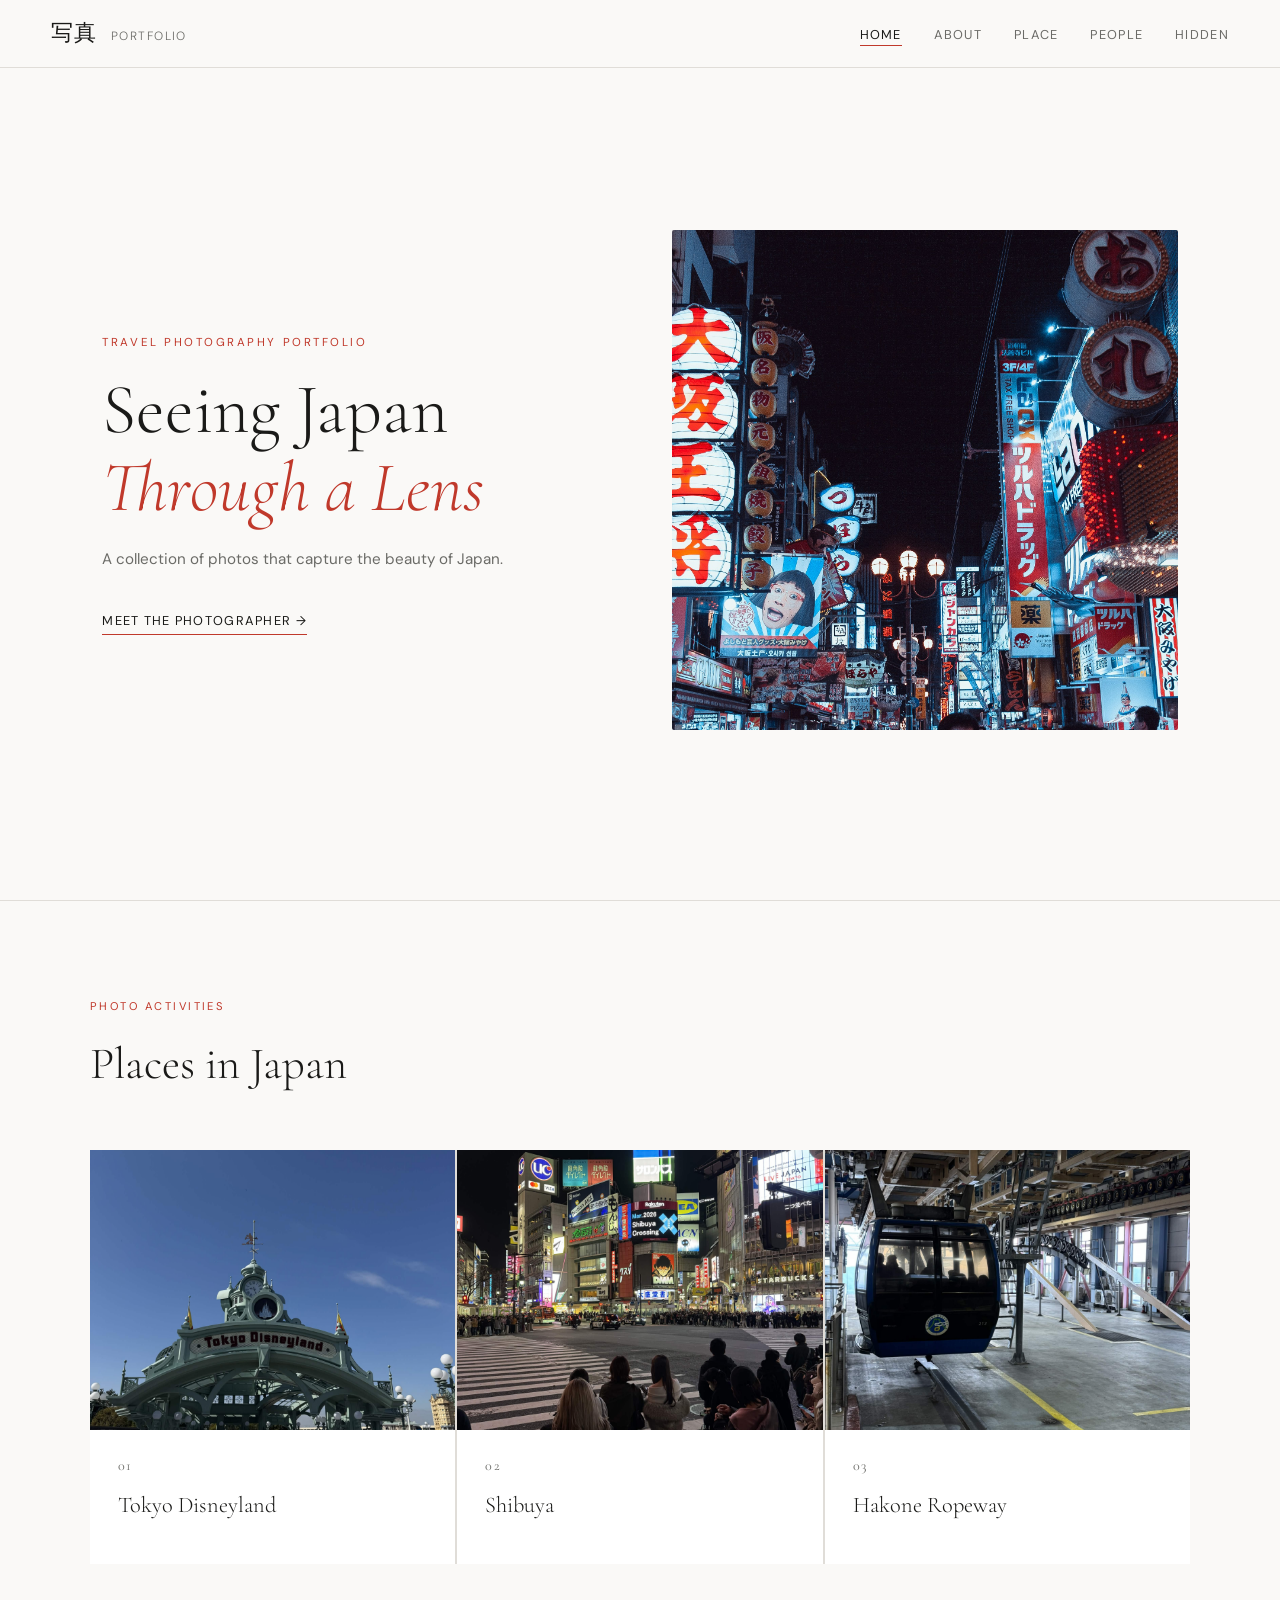
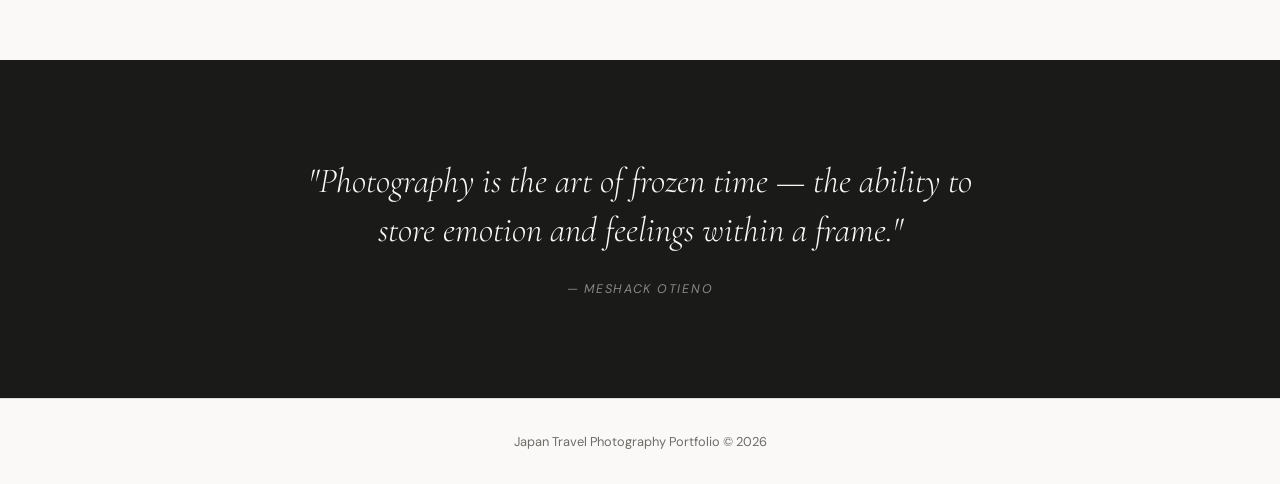
<file: index.html>
<!DOCTYPE html>
<html lang="en">
<head>
  <meta charset="UTF-8" />
  <meta name="viewport" content="width=device-width, initial-scale=1.0" />
  <title>Portfolio — Travel Photography</title>
  <link rel="preconnect" href="https://fonts.googleapis.com" />
  <link href="https://fonts.googleapis.com/css2?family=Cormorant+Garamond:ital,wght@0,300;0,400;1,300;1,400&family=DM+Sans:wght@300;400;500&display=swap" rel="stylesheet" />
  <link rel="stylesheet" href="style.css" />
</head>
<body>

  <nav class="nav">
    <a href="index.html" class="nav-logo">写真 <span>Portfolio</span></a>
    <ul class="nav-links">
      <li><a href="index.html" class="active">Home</a></li>
      <li><a href="about.html">About</a></li>
      <li><a href="activity1.html">Place</a></li>
      <li><a href="activity2.html">People</a></li>
      <li><a href="activity3.html">Hidden</a></li>
    </ul>
    <button class="nav-toggle" onclick="toggleMenu()">&#9776;</button>
  </nav>

  <section class="hero">
    <div class="hero-text fade-in">
      <p class="hero-eyebrow">Travel Photography Portfolio</p>
      <h1>Seeing Japan<br /><em>Through a Lens</em></h1>
      <p class="hero-sub">A collection of photos that capture the beauty of Japan.</p>
      <a href="about.html" class="btn">Meet the Photographer →</a>
    </div>
    <div class="hero-img-block fade-in">
      <img src="hero-photo.jpg" alt="Dotonbori, Osaka at night" style="width:100%; height:500px; object-fit:cover; border-radius:2px;" />
    </div>
  </section>

  <section class="activities">
    <div class="activities-header fade-in">
      <p class="section-tag">Photo Activities</p>
      <h2>Places in Japan</h2>
    </div>
    <div class="activities-grid">

      <a href="activity1.html" class="activity-card fade-in">
        <div class="activity-img">
          <img src="IMG_5202.jpg" alt="Tokyo Disneyland" />
          <div class="activity-overlay"><span>View →</span></div>
        </div>
        <div class="activity-info">
          <p class="activity-num">01</p>
          <h3>Tokyo Disneyland</h3>
        </div>
      </a>

      <a href="activity2.html" class="activity-card fade-in">
        <div class="activity-img">
          <img src="IMG_4695.jpg" alt="Shibuya Crossing" />
          <div class="activity-overlay"><span>View →</span></div>
        </div>
        <div class="activity-info">
          <p class="activity-num">02</p>
          <h3>Shibuya</h3>
        </div>
      </a>

      <a href="activity3.html" class="activity-card fade-in">
        <div class="activity-img">
          <img src="IMG_5854.jpg" alt="Hakone Ropeway" />
          <div class="activity-overlay"><span>View →</span></div>
        </div>
        <div class="activity-info">
          <p class="activity-num">03</p>
          <h3>Hakone Ropeway</h3>
        </div>
      </a>

    </div>
  </section>

  <section class="quote-strip fade-in">
    <blockquote>
      "Photography is the art of frozen time — the ability to store emotion and feelings within a frame."
    </blockquote>
    <cite>— Meshack Otieno</cite>
  </section>

  <footer class="footer">
    <p>Japan Travel Photography Portfolio &copy; 2026</p>
  </footer>

  <script src="main.js"></script>
</body>
</html>
</file>
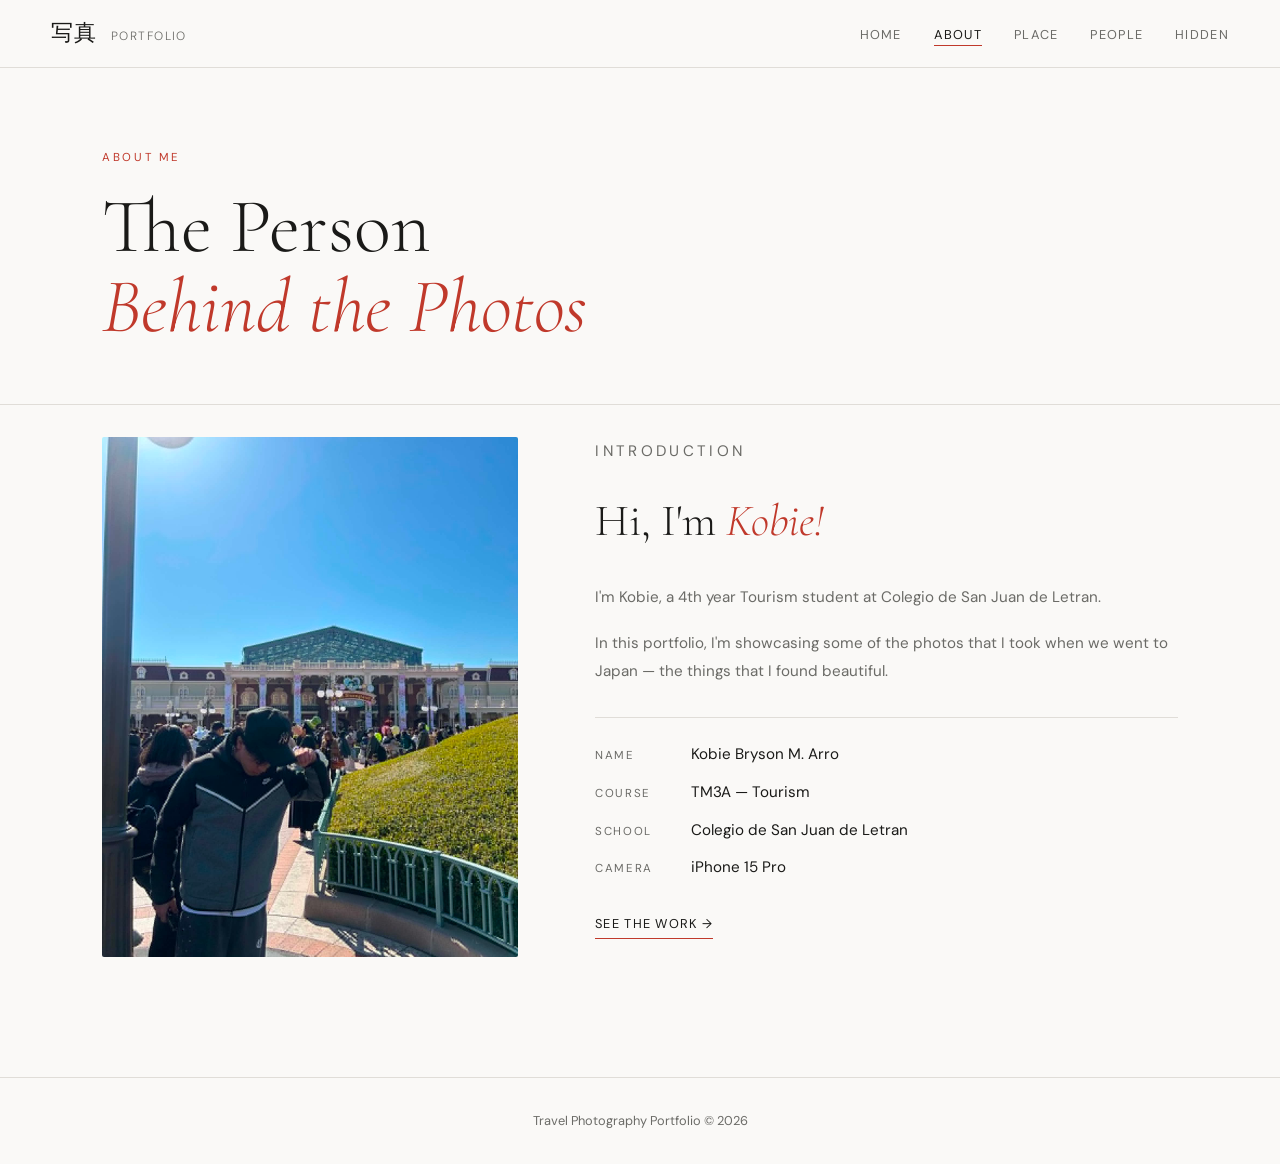
<file: about.html>
<!DOCTYPE html>
<html lang="en">
<head>
  <meta charset="UTF-8" />
  <meta name="viewport" content="width=device-width, initial-scale=1.0" />
  <title>About — Portfolio</title>
  <link rel="preconnect" href="https://fonts.googleapis.com" />
  <link href="https://fonts.googleapis.com/css2?family=Cormorant+Garamond:ital,wght@0,300;0,400;1,300;1,400&family=DM+Sans:wght@300;400;500&display=swap" rel="stylesheet" />
  <link rel="stylesheet" href="style.css" />
</head>
<body>

  <nav class="nav">
    <a href="index.html" class="nav-logo">写真 <span>Portfolio</span></a>
    <ul class="nav-links">
      <li><a href="index.html">Home</a></li>
      <li><a href="about.html" class="active">About</a></li>
      <li><a href="activity1.html">Place</a></li>
      <li><a href="activity2.html">People</a></li>
      <li><a href="activity3.html">Hidden</a></li>
    </ul>
    <button class="nav-toggle" onclick="toggleMenu()">&#9776;</button>
  </nav>

  <section class="about-hero fade-in">
    <p class="hero-eyebrow">About Me</p>
    <h1>The Person<br /><em>Behind the Photos</em></h1>
  </section>

  <section class="about-body">
    <div class="about-grid">
      <div class="about-photo fade-in">
        <img src="profile-photo.jpg" alt="Kobie Bryson M. Arro" style="width:100%; height:520px; object-fit:cover; border-radius:2px;" />
      </div>
      <div class="about-text fade-in">
        <p class="section-tag">Introduction</p>
        <h2>Hi, I'm <em>Kobie!</em></h2>
        <p>I'm Kobie, a 4th year Tourism student at Colegio de San Juan de Letran.</p>
        <p>In this portfolio, I'm showcasing some of the photos that I took when we went to Japan — the things that I found beautiful.</p>

        <div class="about-details">
          <div class="detail-item">
            <span class="detail-label">Name</span>
            <span class="detail-val">Kobie Bryson M. Arro</span>
          </div>
          <div class="detail-item">
            <span class="detail-label">Course</span>
            <span class="detail-val">TM3A — Tourism</span>
          </div>
          <div class="detail-item">
            <span class="detail-label">School</span>
            <span class="detail-val">Colegio de San Juan de Letran</span>
          </div>
          <div class="detail-item">
            <span class="detail-label">Camera</span>
            <span class="detail-val">iPhone 15 Pro</span>
          </div>
        </div>

        <a href="activity1.html" class="btn" style="margin-top:2rem; display:inline-block;">See the Work →</a>
      </div>
    </div>
  </section>

  <footer class="footer">
    <p>Travel Photography Portfolio &copy; 2026</p>
  </footer>

  <script src="main.js"></script>
</body>
</html>
</file>
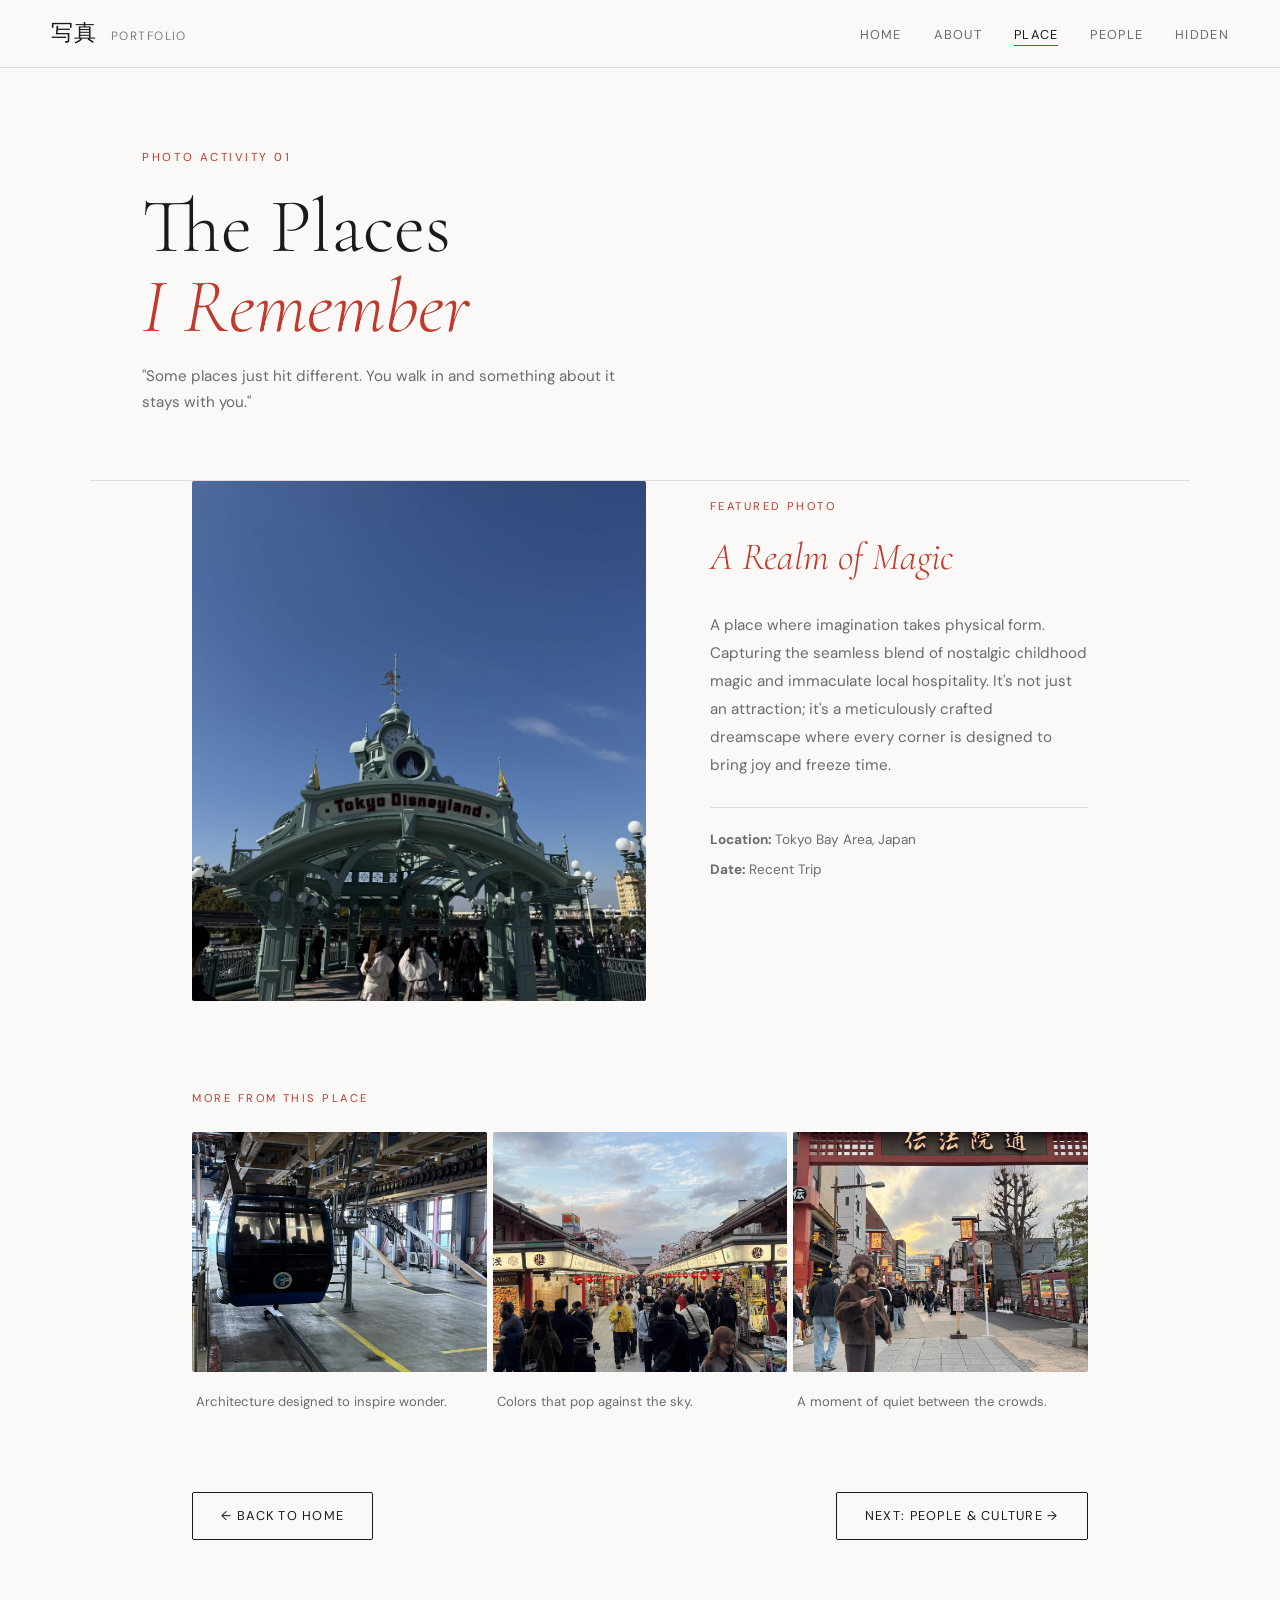
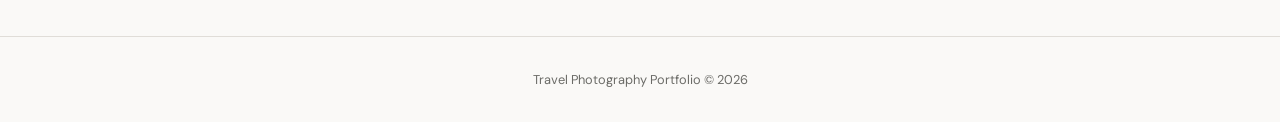
<file: activity1.html>
<!DOCTYPE html>
<html lang="en">
<head>
  <meta charset="UTF-8" />
  <meta name="viewport" content="width=device-width, initial-scale=1.0" />
  <title>Activity 1 — A Place with a Story</title>
  <link rel="preconnect" href="https://fonts.googleapis.com" />
  <link href="https://fonts.googleapis.com/css2?family=Cormorant+Garamond:ital,wght@0,300;0,400;1,300;1,400&family=DM+Sans:wght@300;400;500&display=swap" rel="stylesheet" />
  <link rel="stylesheet" href="style.css" />
</head>
<body>

  <nav class="nav">
    <a href="index.html" class="nav-logo">写真 <span>Portfolio</span></a>
    <ul class="nav-links">
      <li><a href="index.html">Home</a></li>
      <li><a href="about.html">About</a></li>
      <li><a href="activity1.html" class="active">Place</a></li>
      <li><a href="activity2.html">People</a></li>
      <li><a href="activity3.html">Hidden</a></li>
    </ul>
    <button class="nav-toggle" onclick="toggleMenu()">&#9776;</button>
  </nav>

  <section class="page-hero fade-in">
    <p class="hero-eyebrow">Photo Activity 01</p>
    <h1>The Places<br /><em>I Remember</em></h1>
    <p class="page-hero-sub">"Some places just hit different. You walk in and something about it stays with you."</p>
  </section>

  <section class="activity-feature fade-in">
    <div class="feature-img">
      <img src="IMG_5202.jpg" alt="Tokyo Disneyland entrance" style="width:100%; height:520px; object-fit:cover; border-radius:2px;" />
    </div>
    <div class="feature-caption">
      <p class="section-tag">Featured Photo</p>
      <h2><em>A Realm of Magic</em></h2>
      <p class="caption-body">A place where imagination takes physical form. Capturing the seamless blend of nostalgic childhood magic and immaculate local hospitality. It's not just an attraction; it's a meticulously crafted dreamscape where every corner is designed to bring joy and freeze time.</p>
      <div class="caption-meta">
        <span><strong>Location:</strong> Tokyo Bay Area, Japan</span>
        <span><strong>Date:</strong> Recent Trip</span>
      </div>
    </div>
  </section>

  <section class="activity-gallery fade-in">
    <p class="section-tag">More from this place</p>
    <div class="act-grid">
      <div class="act-item">
        <img src="IMG_5854.jpg" alt="Hakone Ropeway gondola" style="width:100%; height:240px; object-fit:cover; border-radius:2px; margin-bottom:0.75rem;" />
        <p class="act-caption">Architecture designed to inspire wonder.</p>
      </div>
      <div class="act-item">
        <img src="IMG_4649.jpg" alt="Nakamise shopping street" style="width:100%; height:240px; object-fit:cover; border-radius:2px; margin-bottom:0.75rem;" />
        <p class="act-caption">Colors that pop against the sky.</p>
      </div>
      <div class="act-item">
        <img src="IMG_4650.jpg" alt="Denpoin-dori gate Asakusa" style="width:100%; height:240px; object-fit:cover; border-radius:2px; margin-bottom:0.75rem;" />
        <p class="act-caption">A moment of quiet between the crowds.</p>
      </div>
    </div>
  </section>

  <div class="activity-nav fade-in">
    <a href="index.html" class="btn-outline">← Back to Home</a>
    <a href="activity2.html" class="btn-outline">Next: People & Culture →</a>
  </div>

  <footer class="footer">
    <p>Travel Photography Portfolio &copy; 2026</p>
  </footer>

  <script src="main.js"></script>
</body>
</html>
</file>
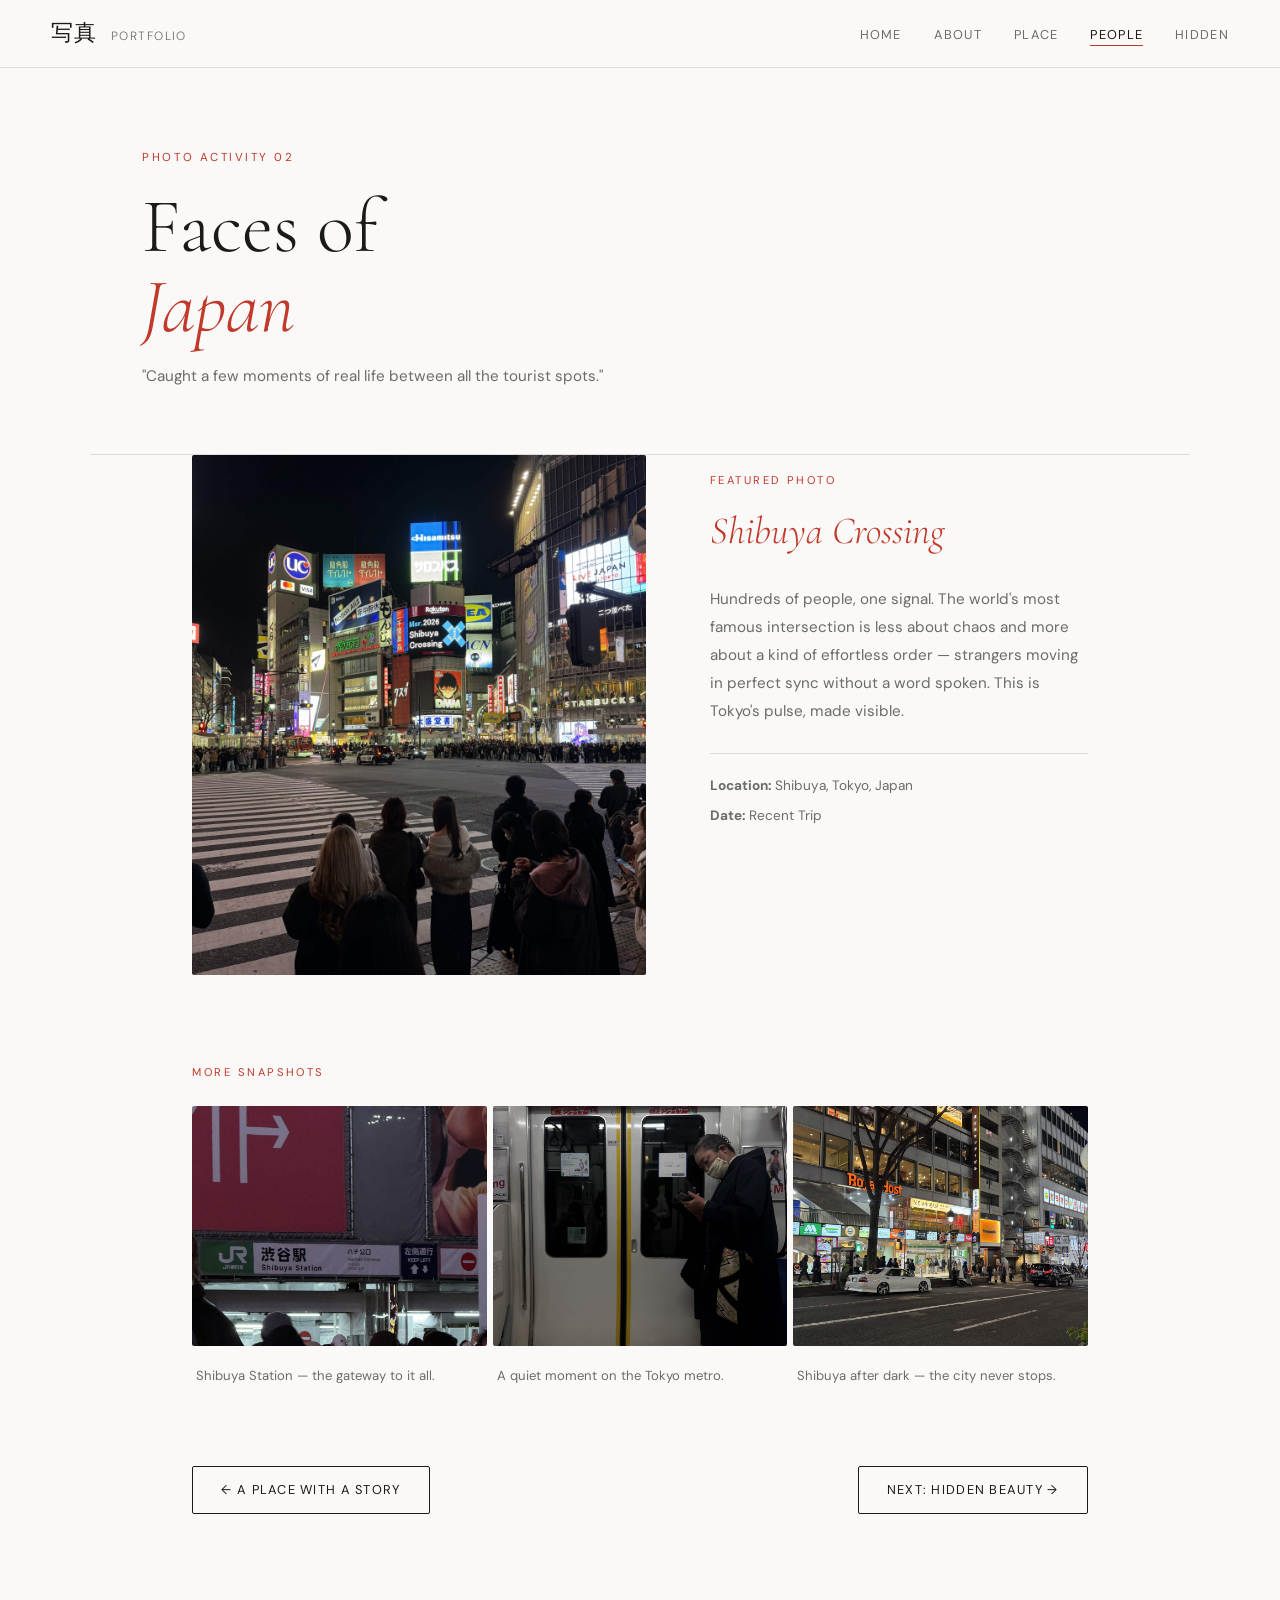
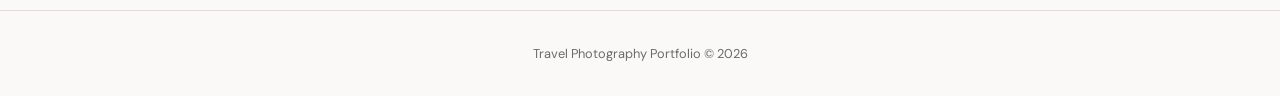
<file: activity2.html>
<!DOCTYPE html>
<html lang="en">
<head>
  <meta charset="UTF-8" />
  <meta name="viewport" content="width=device-width, initial-scale=1.0" />
  <title>Activity 2 — People & Culture</title>
  <link rel="preconnect" href="https://fonts.googleapis.com" />
  <link href="https://fonts.googleapis.com/css2?family=Cormorant+Garamond:ital,wght@0,300;0,400;1,300;1,400&family=DM+Sans:wght@300;400;500&display=swap" rel="stylesheet" />
  <link rel="stylesheet" href="style.css" />
</head>
<body>

  <nav class="nav">
    <a href="index.html" class="nav-logo">写真 <span>Portfolio</span></a>
    <ul class="nav-links">
      <li><a href="index.html">Home</a></li>
      <li><a href="about.html">About</a></li>
      <li><a href="activity1.html">Place</a></li>
      <li><a href="activity2.html" class="active">People</a></li>
      <li><a href="activity3.html">Hidden</a></li>
    </ul>
    <button class="nav-toggle" onclick="toggleMenu()">&#9776;</button>
  </nav>

  <section class="page-hero fade-in">
    <p class="hero-eyebrow">Photo Activity 02</p>
    <h1>Faces of<br /><em>Japan</em></h1>
    <p class="page-hero-sub">"Caught a few moments of real life between all the tourist spots."</p>
  </section>

  <section class="activity-feature fade-in">
    <div class="feature-img">
      <img src="IMG_4695.jpg" alt="Shibuya Crossing at night" style="width:100%; height:520px; object-fit:cover; border-radius:2px;" />
    </div>
    <div class="feature-caption">
      <p class="section-tag">Featured Photo</p>
      <h2><em>Shibuya Crossing</em></h2>
      <p class="caption-body">Hundreds of people, one signal. The world's most famous intersection is less about chaos and more about a kind of effortless order — strangers moving in perfect sync without a word spoken. This is Tokyo's pulse, made visible.</p>
      <div class="caption-meta">
        <span><strong>Location:</strong> Shibuya, Tokyo, Japan</span>
        <span><strong>Date:</strong> Recent Trip</span>
      </div>
    </div>
  </section>

  <section class="activity-gallery fade-in">
    <p class="section-tag">More snapshots</p>
    <div class="act-grid">
      <div class="act-item">
        <img src="IMG_4698.jpg" alt="Shibuya Station sign" style="width:100%; height:240px; object-fit:cover; border-radius:2px; margin-bottom:0.75rem;" />
        <p class="act-caption">Shibuya Station — the gateway to it all.</p>
      </div>
      <div class="act-item">
        <img src="IMG_4983.jpg" alt="Man on Tokyo metro" style="width:100%; height:240px; object-fit:cover; border-radius:2px; margin-bottom:0.75rem;" />
        <p class="act-caption">A quiet moment on the Tokyo metro.</p>
      </div>
      <div class="act-item">
        <img src="IMG_4710.jpg" alt="Shibuya street at night" style="width:100%; height:240px; object-fit:cover; border-radius:2px; margin-bottom:0.75rem;" />
        <p class="act-caption">Shibuya after dark — the city never stops.</p>
      </div>
    </div>
  </section>

  <div class="activity-nav fade-in">
    <a href="activity1.html" class="btn-outline">← A Place with a Story</a>
    <a href="activity3.html" class="btn-outline">Next: Hidden Beauty →</a>
  </div>

  <footer class="footer">
    <p>Travel Photography Portfolio &copy; 2026</p>
  </footer>

  <script src="main.js"></script>
</body>
</html>
</file>
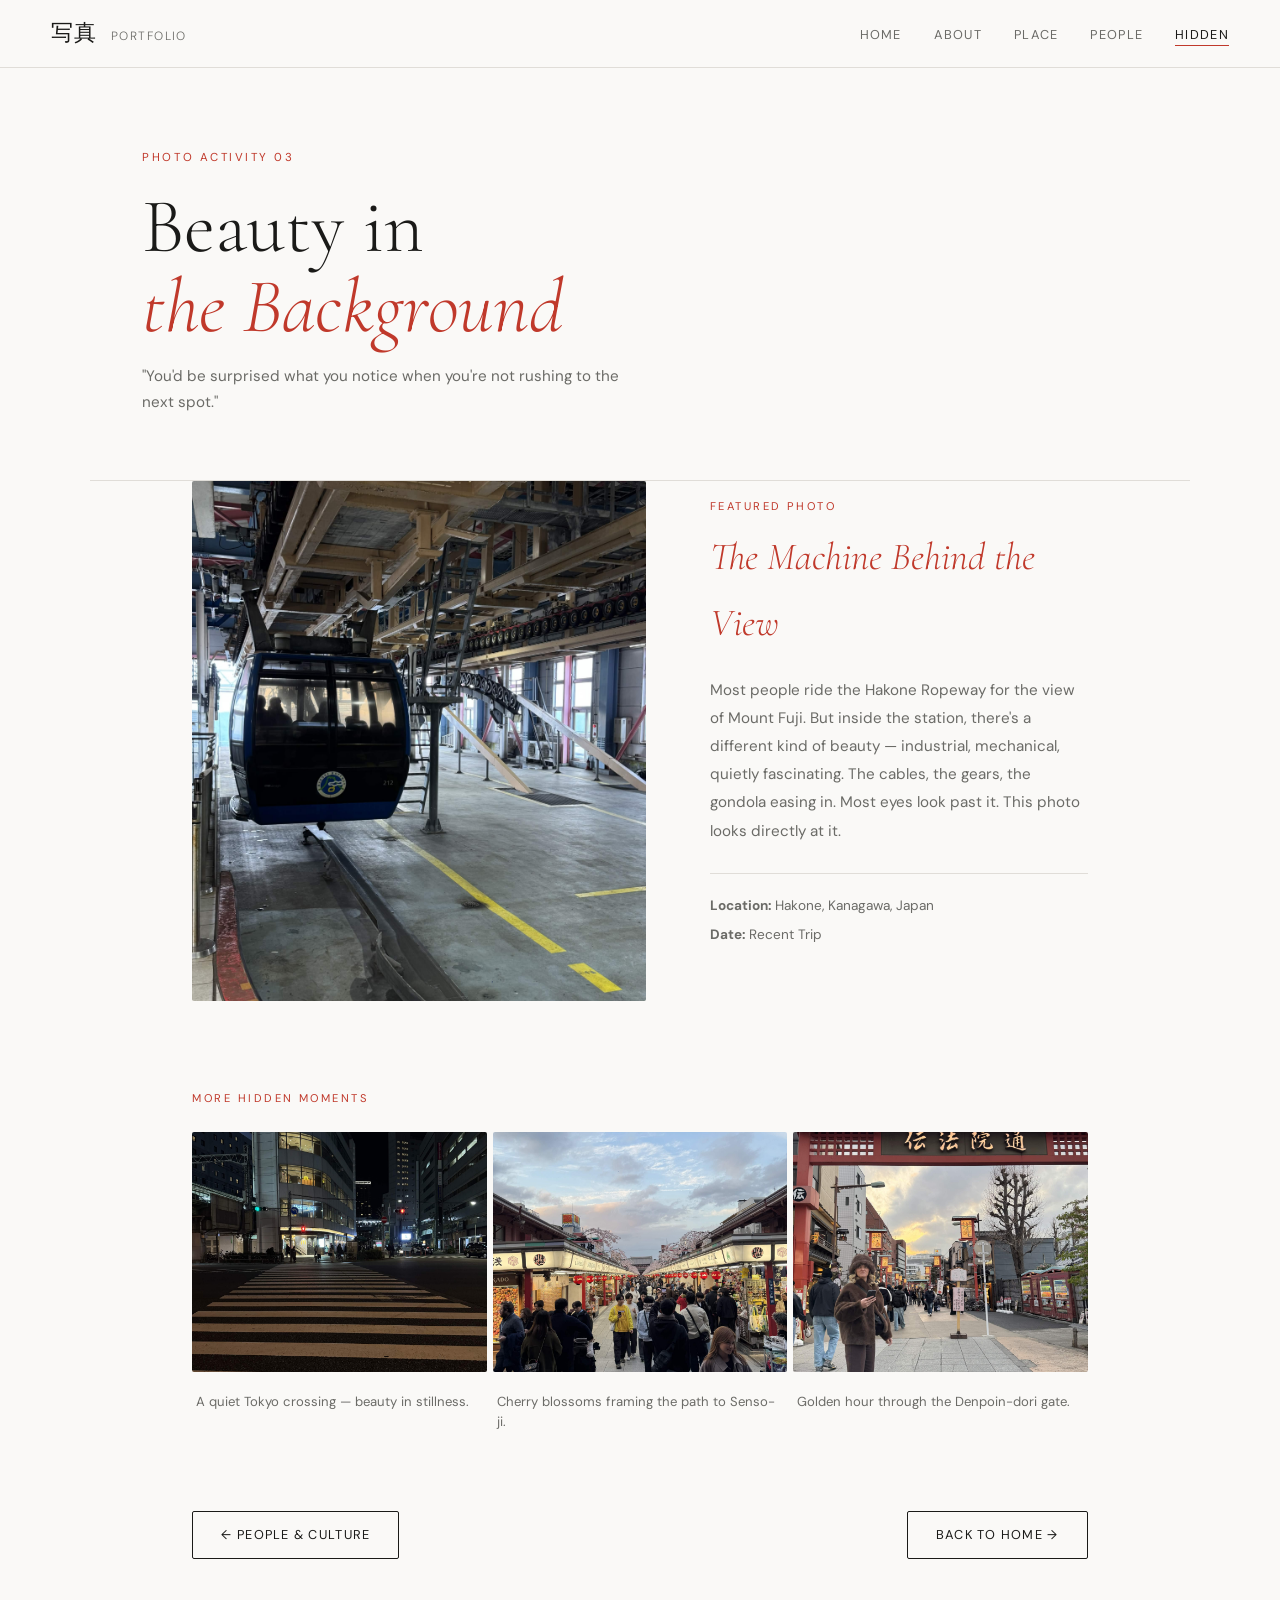
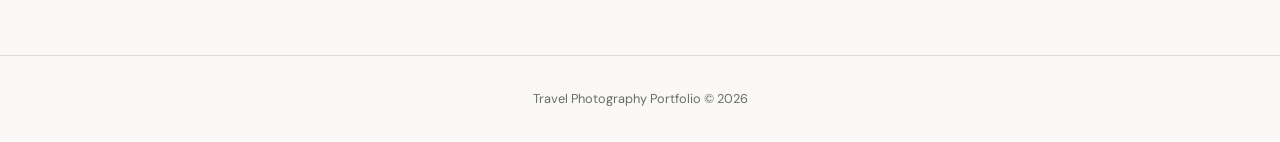
<file: activity3.html>
<!DOCTYPE html>
<html lang="en">
<head>
  <meta charset="UTF-8" />
  <meta name="viewport" content="width=device-width, initial-scale=1.0" />
  <title>Activity 3 — Hidden Beauty</title>
  <link rel="preconnect" href="https://fonts.googleapis.com" />
  <link href="https://fonts.googleapis.com/css2?family=Cormorant+Garamond:ital,wght@0,300;0,400;1,300;1,400&family=DM+Sans:wght@300;400;500&display=swap" rel="stylesheet" />
  <link rel="stylesheet" href="style.css" />
</head>
<body>

  <nav class="nav">
    <a href="index.html" class="nav-logo">写真 <span>Portfolio</span></a>
    <ul class="nav-links">
      <li><a href="index.html">Home</a></li>
      <li><a href="about.html">About</a></li>
      <li><a href="activity1.html">Place</a></li>
      <li><a href="activity2.html">People</a></li>
      <li><a href="activity3.html" class="active">Hidden</a></li>
    </ul>
    <button class="nav-toggle" onclick="toggleMenu()">&#9776;</button>
  </nav>

  <section class="page-hero fade-in">
    <p class="hero-eyebrow">Photo Activity 03</p>
    <h1>Beauty in<br /><em>the Background</em></h1>
    <p class="page-hero-sub">"You'd be surprised what you notice when you're not rushing to the next spot."</p>
  </section>

  <section class="activity-feature fade-in">
    <div class="feature-img">
      <img src="IMG_5854.jpg" alt="Hakone Ropeway gondola station" style="width:100%; height:520px; object-fit:cover; border-radius:2px;" />
    </div>
    <div class="feature-caption">
      <p class="section-tag">Featured Photo</p>
      <h2><em>The Machine Behind the View</em></h2>
      <p class="caption-body">Most people ride the Hakone Ropeway for the view of Mount Fuji. But inside the station, there's a different kind of beauty — industrial, mechanical, quietly fascinating. The cables, the gears, the gondola easing in. Most eyes look past it. This photo looks directly at it.</p>
      <div class="caption-meta">
        <span><strong>Location:</strong> Hakone, Kanagawa, Japan</span>
        <span><strong>Date:</strong> Recent Trip</span>
      </div>
    </div>
  </section>

  <section class="activity-gallery fade-in">
    <p class="section-tag">More hidden moments</p>
    <div class="act-grid">
      <div class="act-item">
        <img src="IMG_5046.jpg" alt="Quiet Tokyo street crossing at night" style="width:100%; height:240px; object-fit:cover; border-radius:2px; margin-bottom:0.75rem;" />
        <p class="act-caption">A quiet Tokyo crossing — beauty in stillness.</p>
      </div>
      <div class="act-item">
        <img src="IMG_4649.jpg" alt="Nakamise street with cherry blossoms" style="width:100%; height:240px; object-fit:cover; border-radius:2px; margin-bottom:0.75rem;" />
        <p class="act-caption">Cherry blossoms framing the path to Senso-ji.</p>
      </div>
      <div class="act-item">
        <img src="IMG_4650.jpg" alt="Denpoin-dori gate at sunset" style="width:100%; height:240px; object-fit:cover; border-radius:2px; margin-bottom:0.75rem;" />
        <p class="act-caption">Golden hour through the Denpoin-dori gate.</p>
      </div>
    </div>
  </section>

  <div class="activity-nav fade-in">
    <a href="activity2.html" class="btn-outline">← People & Culture</a>
    <a href="index.html" class="btn-outline">Back to Home →</a>
  </div>

  <footer class="footer">
    <p>Travel Photography Portfolio &copy; 2026</p>
  </footer>

  <script src="main.js"></script>
</body>
</html>
</file>
<file: style.css>
*, *::before, *::after {
  box-sizing: border-box;
  margin: 0;
  padding: 0;
}

:root {
  --bg: #faf9f7;
  --fg: #1a1a18;
  --fg-muted: #6b6b67;
  --accent: #c0392b;
  --border: #e0ddd8;
  --card-bg: #ffffff;
  --nav-h: 68px;
  --font-display: 'Cormorant Garamond', Georgia, serif;
  --font-body: 'DM Sans', system-ui, sans-serif;
}

html { scroll-behavior: smooth; }

body {
  background: var(--bg);
  color: var(--fg);
  font-family: var(--font-body);
  font-size: 16px;
  line-height: 1.7;
  -webkit-font-smoothing: antialiased;
}

a { color: inherit; text-decoration: none; }

/* ── NAV ── */
.nav {
  position: fixed;
  top: 0; left: 0; right: 0;
  z-index: 100;
  height: var(--nav-h);
  display: flex;
  align-items: center;
  justify-content: space-between;
  padding: 0 4vw;
  background: rgba(250,249,247,0.92);
  backdrop-filter: blur(12px);
  border-bottom: 1px solid var(--border);
}

.nav-logo {
  font-family: var(--font-display);
  font-size: 1.4rem;
  font-weight: 300;
  letter-spacing: 0.04em;
}

.nav-logo span {
  font-size: 0.75rem;
  font-family: var(--font-body);
  color: var(--fg-muted);
  margin-left: 8px;
  letter-spacing: 0.12em;
  text-transform: uppercase;
}

.nav-links {
  list-style: none;
  display: flex;
  gap: 2rem;
}

.nav-links a {
  font-size: 0.8rem;
  letter-spacing: 0.1em;
  text-transform: uppercase;
  color: var(--fg-muted);
  transition: color 0.2s;
  position: relative;
}

.nav-links a::after {
  content: '';
  position: absolute;
  bottom: -3px; left: 0; right: 100%;
  height: 1px;
  background: var(--accent);
  transition: right 0.3s;
}

.nav-links a:hover,
.nav-links a.active { color: var(--fg); }

.nav-links a:hover::after,
.nav-links a.active::after { right: 0; }

.nav-toggle {
  display: none;
  background: none;
  border: none;
  font-size: 1.4rem;
  cursor: pointer;
  color: var(--fg);
}

/* ── HERO (HOME) ── */
.hero {
  min-height: 100vh;
  padding-top: var(--nav-h);
  display: grid;
  grid-template-columns: 1fr 1fr;
  gap: 5vw;
  align-items: center;
  padding-left: 8vw;
  padding-right: 8vw;
}

.hero-text { max-width: 520px; }

.hero-eyebrow {
  font-size: 0.72rem;
  letter-spacing: 0.22em;
  text-transform: uppercase;
  color: var(--accent);
  margin-bottom: 1.2rem;
}

.hero h1 {
  font-family: var(--font-display);
  font-size: clamp(2.8rem, 5.5vw, 4.8rem);
  font-weight: 300;
  line-height: 1.1;
}

.hero h1 em { font-style: italic; color: var(--accent); }

.hero-sub {
  margin-top: 1.25rem;
  font-size: 0.95rem;
  color: var(--fg-muted);
  line-height: 1.8;
  margin-bottom: 2rem;
}

.btn {
  display: inline-block;
  font-size: 0.8rem;
  letter-spacing: 0.1em;
  text-transform: uppercase;
  color: var(--fg);
  border-bottom: 1px solid var(--accent);
  padding-bottom: 3px;
  transition: color 0.2s;
}

.btn:hover { color: var(--accent); }

.hero-img-block { width: 100%; }

.hero-placeholder,
.about-placeholder,
.feature-placeholder,
.act-placeholder {
  background: linear-gradient(135deg, #eae6e0 0%, #d5d0c9 100%);
  display: flex;
  flex-direction: column;
  align-items: center;
  justify-content: center;
  gap: 0.75rem;
  border-radius: 2px;
}

.hero-placeholder {
  height: 500px;
}

.hero-placeholder p,
.about-placeholder p,
.feature-placeholder p,
.act-placeholder p {
  font-size: 0.72rem;
  letter-spacing: 0.1em;
  color: var(--fg-muted);
  background: rgba(255,255,255,0.55);
  padding: 0.25rem 0.6rem;
  border-radius: 2px;
}

.jp-char {
  font-family: var(--font-display);
  font-size: 4rem;
  color: rgba(26,26,24,0.14);
  user-select: none;
  line-height: 1;
}

/* ── ACTIVITIES ── */
.activities {
  padding: 6rem 4vw;
  border-top: 1px solid var(--border);
}

.activities-header {
  max-width: 1100px;
  margin: 0 auto 3rem;
}

.section-tag {
  font-size: 0.7rem;
  letter-spacing: 0.22em;
  text-transform: uppercase;
  color: var(--accent);
  margin-bottom: 0.6rem;
}

.activities-header h2 {
  font-family: var(--font-display);
  font-size: clamp(2rem, 3.5vw, 3rem);
  font-weight: 300;
}

.activities-grid {
  max-width: 1100px;
  margin: 0 auto;
  display: grid;
  grid-template-columns: repeat(3, 1fr);
  gap: 2px;
  background: var(--border);
}

.activity-card {
  background: var(--card-bg);
  display: block;
  overflow: hidden;
  transition: transform 0.3s;
}

.activity-card:hover {
  z-index: 1;
  transform: translateY(-4px);
  box-shadow: 0 12px 40px rgba(0,0,0,0.1);
}

.activity-img {
  position: relative;
  height: 280px;
  overflow: hidden;
}

.activity-placeholder {
  width: 100%; height: 100%;
  background: linear-gradient(135deg, #eae6e0 0%, #d5d0c9 100%);
  display: flex;
  align-items: center;
  justify-content: center;
  transition: background 0.3s;
}

.activity-card:hover .activity-placeholder {
  background: linear-gradient(135deg, #e0dbd4 0%, #c9c4bc 100%);
}

.activity-img img {
  width: 100%; height: 100%;
  object-fit: cover;
  display: block;
  transition: transform 0.5s;
}

.activity-card:hover .activity-img img {
  transform: scale(1.04);
}

.activity-overlay {
  position: absolute;
  inset: 0;
  background: rgba(26,26,24,0);
  display: flex;
  align-items: flex-end;
  padding: 1.5rem;
  transition: background 0.3s;
}

.activity-overlay span {
  font-size: 0.78rem;
  letter-spacing: 0.1em;
  text-transform: uppercase;
  color: white;
  opacity: 0;
  transition: opacity 0.3s;
}

.activity-card:hover .activity-overlay {
  background: rgba(26,26,24,0.25);
}

.activity-card:hover .activity-overlay span {
  opacity: 1;
}

.activity-info {
  padding: 1.5rem 1.75rem 2rem;
}

.activity-num {
  font-family: var(--font-display);
  font-size: 0.8rem;
  letter-spacing: 0.1em;
  color: var(--accent);
  margin-bottom: 0.5rem;
}

.activity-info h3 {
  font-family: var(--font-display);
  font-size: 1.4rem;
  font-weight: 300;
  margin-bottom: 0.5rem;
}

.activity-info p {
  font-size: 0.88rem;
  color: var(--fg-muted);
  line-height: 1.7;
}

/* ── QUOTE STRIP ── */
.quote-strip {
  padding: 6rem 4vw;
  text-align: center;
  background: var(--fg);
}

.quote-strip blockquote {
  font-family: var(--font-display);
  font-size: clamp(1.4rem, 3vw, 2.2rem);
  font-weight: 300;
  font-style: italic;
  color: #faf9f7;
  max-width: 680px;
  margin: 0 auto 1.25rem;
  line-height: 1.4;
}

.quote-strip cite {
  font-size: 0.78rem;
  letter-spacing: 0.14em;
  text-transform: uppercase;
  color: #888884;
}

/* ── PAGE HERO ── */
.page-hero {
  padding-top: calc(var(--nav-h) + 5rem);
  padding-bottom: 4rem;
  padding-left: 8vw;
  padding-right: 8vw;
  max-width: 1200px;
  margin: 0 auto;
}

.page-hero h1 {
  font-family: var(--font-display);
  font-size: clamp(3rem, 6vw, 5rem);
  font-weight: 300;
  line-height: 1.05;
  margin: 0.5rem 0 1rem;
}

.page-hero h1 em { font-style: italic; color: var(--accent); }

.page-hero-sub {
  color: var(--fg-muted);
  max-width: 500px;
  font-size: 0.95rem;
}

/* ── ABOUT PAGE ── */
.about-hero {
  padding-top: calc(var(--nav-h) + 5rem);
  padding-bottom: 3rem;
  padding-left: 8vw;
  padding-right: 8vw;
}

.about-hero h1 {
  font-family: var(--font-display);
  font-size: clamp(3rem, 6vw, 5rem);
  font-weight: 300;
  line-height: 1.05;
  margin: 0.5rem 0;
}

.about-hero h1 em { font-style: italic; color: var(--accent); }

.about-body {
  padding: 2rem 8vw 7rem;
  border-top: 1px solid var(--border);
}

.about-grid {
  max-width: 1100px;
  margin: 0 auto;
  display: grid;
  grid-template-columns: 1fr 1.4fr;
  gap: 6vw;
  align-items: start;
}

.about-placeholder {
  height: 520px;
}

.about-text h2 {
  font-family: var(--font-display);
  font-size: clamp(2rem, 3.5vw, 2.8rem);
  font-weight: 300;
  margin: 0.5rem 0 1.5rem;
}

.about-text h2 em { font-style: italic; color: var(--accent); }

.about-text p {
  color: var(--fg-muted);
  font-size: 0.95rem;
  line-height: 1.85;
  margin-bottom: 1.1rem;
}

.about-details {
  margin-top: 2rem;
  border-top: 1px solid var(--border);
  padding-top: 1.5rem;
  display: flex;
  flex-direction: column;
  gap: 0.75rem;
}

.detail-item {
  display: flex;
  align-items: baseline;
  gap: 1rem;
}

.detail-label {
  font-size: 0.72rem;
  letter-spacing: 0.14em;
  text-transform: uppercase;
  color: var(--fg-muted);
  min-width: 80px;
}

.detail-val {
  font-size: 0.95rem;
  color: var(--fg);
}

/* ── ACTIVITY FEATURE ── */
.activity-feature {
  max-width: 1100px;
  margin: 0 auto;
  padding: 0 8vw 5rem;
  display: grid;
  grid-template-columns: 1.2fr 1fr;
  gap: 5vw;
  align-items: start;
  border-top: 1px solid var(--border);
}

.feature-img { width: 100%; }

.feature-placeholder {
  height: 520px;
}

.feature-caption { padding-top: 1rem; }

.feature-caption h2 {
  font-family: var(--font-display);
  font-size: clamp(1.8rem, 3vw, 2.5rem);
  font-weight: 300;
  margin: 0.5rem 0 1.25rem;
}

.feature-caption h2 em { font-style: italic; color: var(--accent); }

.caption-body {
  color: var(--fg-muted);
  font-size: 0.95rem;
  line-height: 1.85;
  margin-bottom: 1.75rem;
}

.caption-meta {
  display: flex;
  flex-direction: column;
  gap: 0.4rem;
  border-top: 1px solid var(--border);
  padding-top: 1.25rem;
  font-size: 0.85rem;
  color: var(--fg-muted);
}

/* ── ACTIVITY GALLERY ── */
.activity-gallery {
  max-width: 1100px;
  margin: 0 auto;
  padding: 0 8vw 5rem;
}

.act-grid {
  margin-top: 1.5rem;
  display: grid;
  grid-template-columns: repeat(3, 1fr);
  gap: 6px;
}

.act-item { overflow: hidden; }

.act-placeholder {
  height: 220px;
  margin-bottom: 0.75rem;
}

.act-caption {
  font-size: 0.82rem;
  color: var(--fg-muted);
  padding: 0 0.25rem;
  line-height: 1.5;
}

/* ── ACTIVITY NAV ── */
.activity-nav {
  max-width: 1100px;
  margin: 0 auto;
  padding: 0 8vw 6rem;
  display: flex;
  gap: 1rem;
  justify-content: space-between;
  flex-wrap: wrap;
}

.btn-outline {
  font-size: 0.8rem;
  letter-spacing: 0.1em;
  text-transform: uppercase;
  padding: 0.75rem 1.75rem;
  border: 1px solid var(--fg);
  color: var(--fg);
  border-radius: 2px;
  transition: background 0.25s, color 0.25s;
}

.btn-outline:hover {
  background: var(--fg);
  color: var(--bg);
}

/* ── FOOTER ── */
.footer {
  border-top: 1px solid var(--border);
  padding: 2rem 4vw;
  text-align: center;
  font-size: 0.8rem;
  color: var(--fg-muted);
}

/* ── FADE IN ── */
.fade-in {
  opacity: 0;
  transform: translateY(22px);
  transition: opacity 0.7s ease, transform 0.7s ease;
}

.fade-in.visible {
  opacity: 1;
  transform: none;
}

/* ── RESPONSIVE ── */
@media (max-width: 900px) {
  .hero {
    grid-template-columns: 1fr;
    padding-top: calc(var(--nav-h) + 3rem);
    padding-left: 6vw;
    padding-right: 6vw;
    min-height: auto;
    padding-bottom: 4rem;
    gap: 3rem;
  }

  .hero-placeholder { height: 320px; }

  .activities-grid { grid-template-columns: 1fr; }

  .about-grid,
  .activity-feature { grid-template-columns: 1fr; }

  .about-placeholder,
  .feature-placeholder { height: 300px; }

  .act-grid { grid-template-columns: 1fr 1fr; }
}

@media (max-width: 600px) {
  .nav-links {
    display: none;
    position: absolute;
    top: var(--nav-h); left: 0; right: 0;
    background: var(--bg);
    border-bottom: 1px solid var(--border);
    flex-direction: column;
    gap: 0;
    padding: 0.75rem 0;
  }

  .nav-links.open { display: flex; }
  .nav-links li { padding: 0.7rem 4vw; }
  .nav-toggle { display: block; }

  .act-grid { grid-template-columns: 1fr; }

  .activity-nav { flex-direction: column; }
  .activity-nav .btn-outline { text-align: center; }

  .page-hero,
  .about-hero,
  .about-body,
  .activity-feature,
  .activity-gallery,
  .activity-nav { padding-left: 5vw; padding-right: 5vw; }
}
</file>
